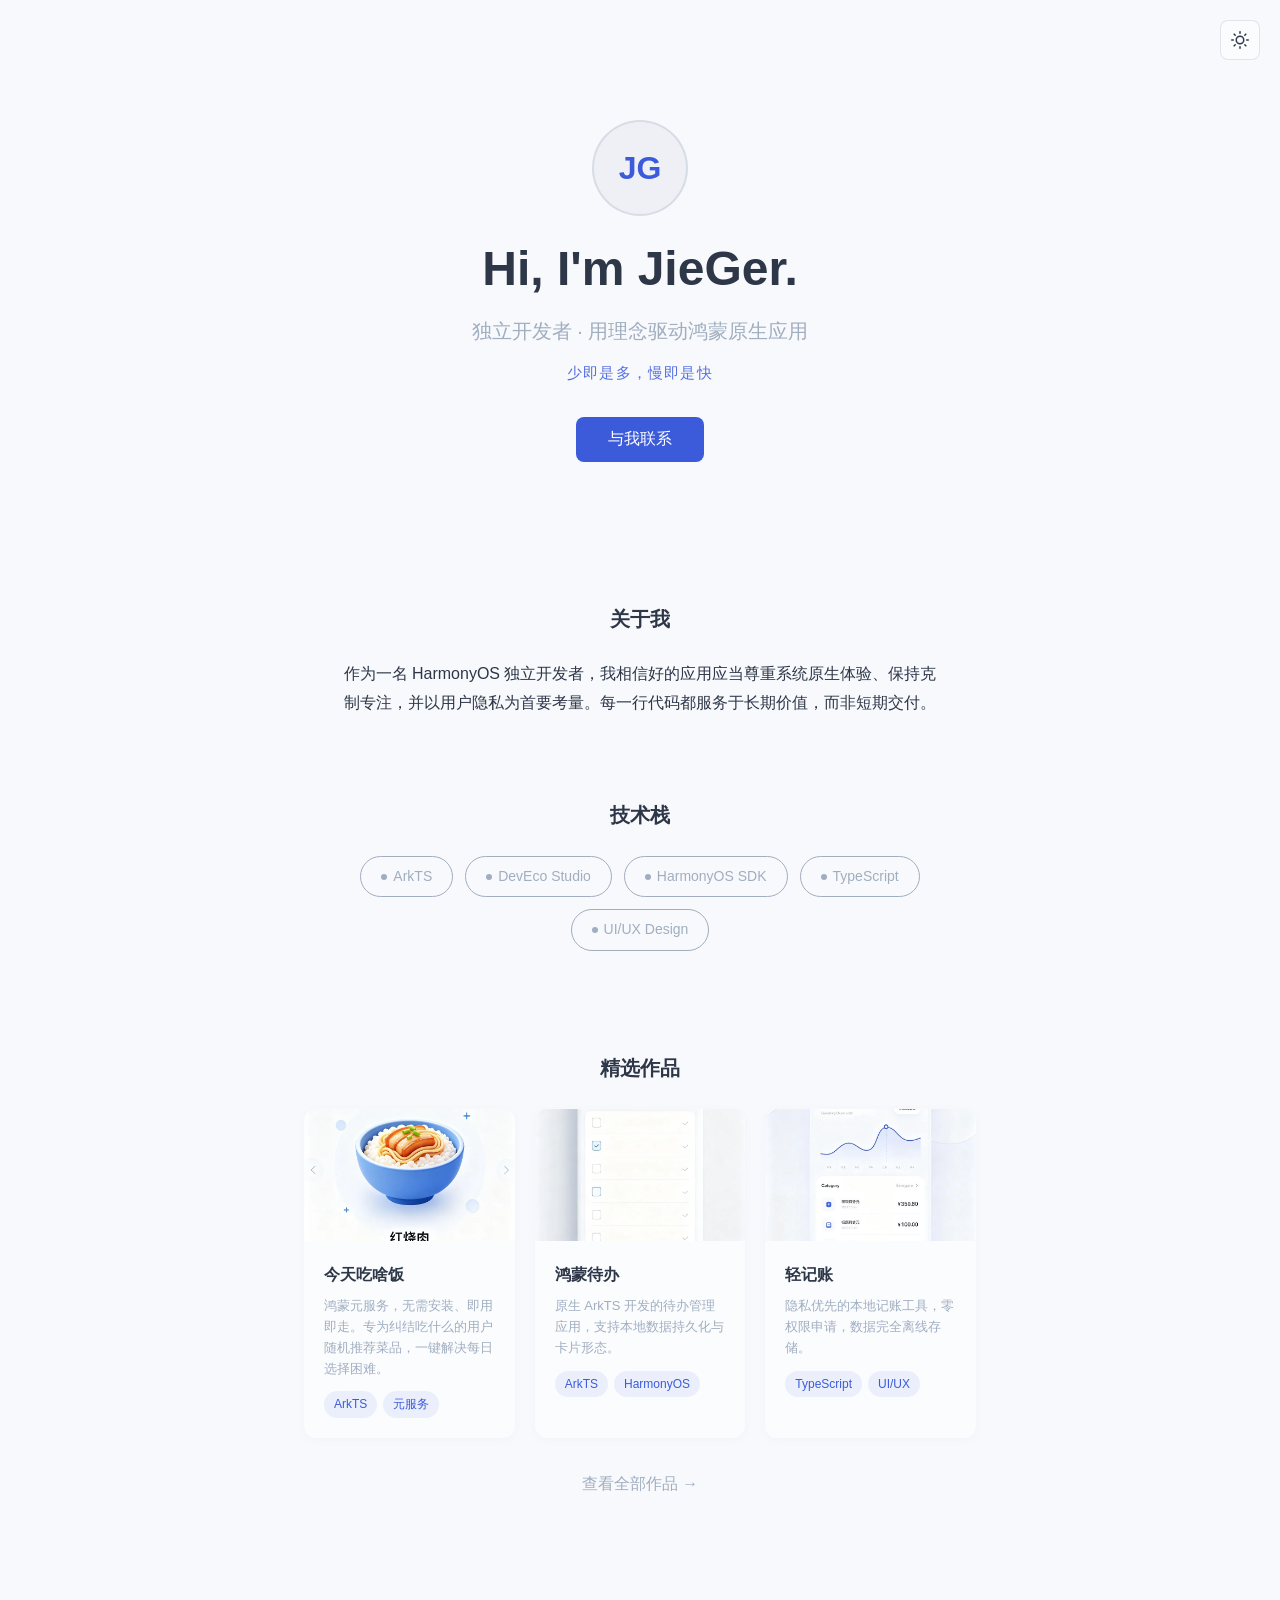
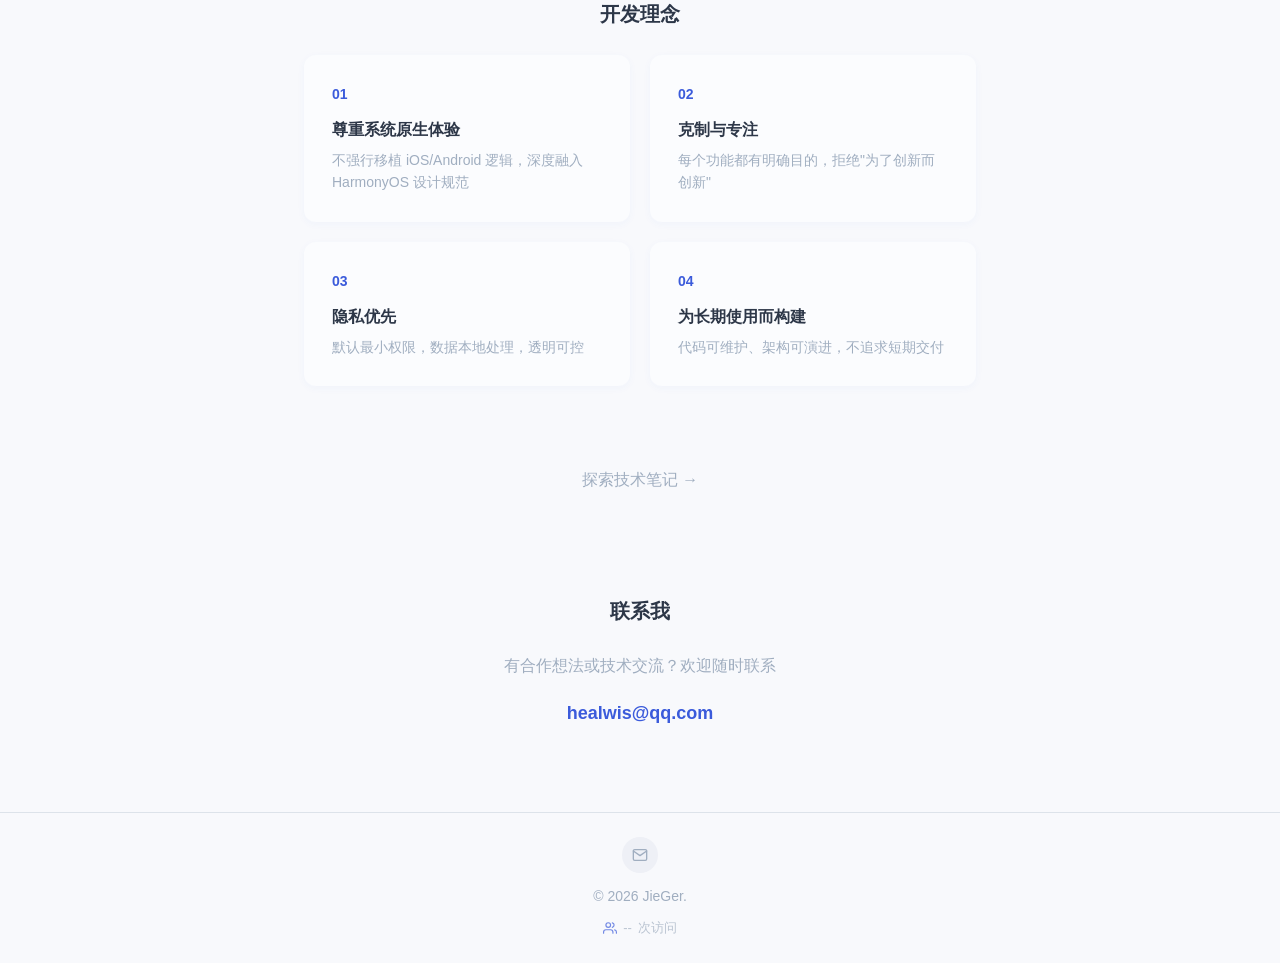
<file: index.html>
<!DOCTYPE html>
<html lang="zh-CN">
<head>
    <meta charset="UTF-8">
    <meta name="viewport" content="width=device-width, initial-scale=1.0">
    <meta name="description" content="JieGer - HarmonyOS 独立开发者，专注于鸿蒙原生应用开发，用理念驱动创新。">
    <meta name="keywords" content="JieGer, HarmonyOS, 鸿蒙开发, ArkTS, 独立开发者, 原生应用">
    <meta name="author" content="JieGer">
    <meta name="robots" content="index, follow">
    <meta http-equiv="X-Content-Type-Options" content="nosniff">
    <meta http-equiv="X-Frame-Options" content="DENY">
    <meta name="referrer" content="strict-origin-when-cross-origin">
    <meta http-equiv="Content-Security-Policy" content="default-src 'self'; script-src 'self' 'unsafe-inline' https://busuanzi.ibruce.info; style-src 'self' 'unsafe-inline'; img-src 'self' data:; font-src 'self' data:; connect-src 'self' https://busuanzi.ibruce.info; frame-ancestors 'none';">

    <!-- Open Graph -->
    <meta property="og:title" content="JieGer - HarmonyOS 独立开发者">
    <meta property="og:description" content="专注于鸿蒙原生应用开发，用理念驱动创新。">
    <meta property="og:type" content="website">
    <meta property="og:url" content="https://jieger.dev">
    <meta property="og:locale" content="zh_CN">

    <!-- Twitter Card -->
    <meta name="twitter:card" content="summary">
    <meta name="twitter:title" content="JieGer - HarmonyOS 独立开发者">
    <meta name="twitter:description" content="专注于鸿蒙原生应用开发，用理念驱动创新。">

    <link rel="preload" href="css/style.css" as="style">
    <link rel="stylesheet" href="css/style.css">

    <!-- JSON-LD Structured Data -->
    <script type="application/ld+json">
    {
        "@context": "https://schema.org",
        "@type": "Person",
        "name": "JieGer",
        "jobTitle": "HarmonyOS 独立开发者",
        "email": "healwis@qq.com",
        "description": "专注于鸿蒙原生应用开发，追求极简优雅与隐私优先的设计理念。",
        "knowsAbout": ["ArkTS", "DevEco Studio", "HarmonyOS SDK", "TypeScript", "UI/UX Design"]
    }
    </script>

    <link rel="icon" type="image/svg+xml" href="data:image/svg+xml,%3Csvg xmlns='http://www.w3.org/2000/svg' viewBox='0 0 100 100'%3E%3Crect width='100' height='100' rx='20' fill='%233B5BDB'/%3E%3Ctext x='50' y='68' font-size='48' font-weight='700' text-anchor='middle' fill='white' font-family='-apple-system, BlinkMacSystemFont, Segoe UI, sans-serif'%3EJG%3C/text%3E%3C/svg%3E">
    <title>JieGer - HarmonyOS 独立开发者</title>
</head>
<body>
    <!-- Theme Toggle -->
    <button class="theme-toggle" id="themeToggle" aria-label="切换暗色模式">
        <svg class="theme-toggle__icon theme-toggle__icon--sun" viewBox="0 0 24 24" fill="none" stroke="currentColor" stroke-width="2" stroke-linecap="round" stroke-linejoin="round" aria-hidden="true">
            <circle cx="12" cy="12" r="5"></circle>
            <line x1="12" y1="1" x2="12" y2="3"></line>
            <line x1="12" y1="21" x2="12" y2="23"></line>
            <line x1="4.22" y1="4.22" x2="5.64" y2="5.64"></line>
            <line x1="18.36" y1="18.36" x2="19.78" y2="19.78"></line>
            <line x1="1" y1="12" x2="3" y2="12"></line>
            <line x1="21" y1="12" x2="23" y2="12"></line>
            <line x1="4.22" y1="19.78" x2="5.64" y2="18.36"></line>
            <line x1="18.36" y1="5.64" x2="19.78" y2="4.22"></line>
        </svg>
        <svg class="theme-toggle__icon theme-toggle__icon--moon" viewBox="0 0 24 24" fill="none" stroke="currentColor" stroke-width="2" stroke-linecap="round" stroke-linejoin="round" aria-hidden="true">
            <path d="M21 12.79A9 9 0 1 1 11.21 3 7 7 0 0 0 21 12.79z"></path>
        </svg>
    </button>

    <header class="hero">
        <div class="container">
            <div class="hero__avatar">
                <div class="hero__avatar-placeholder" aria-label="JieGer 头像占位">
                    <span>JG</span>
                </div>
            </div>
            <h1 class="hero__title">Hi, I'm JieGer.</h1>
            <p class="hero__subtitle">独立开发者 · 用理念驱动鸿蒙原生应用</p>
            <p class="hero__motto">少即是多，慢即是快</p>
            <button class="btn btn--primary" data-email="healwis@qq.com" aria-label="复制邮箱地址联系 JieGer">与我联系</button>
        </div>
    </header>

    <main>
        <section class="about fade-in" aria-labelledby="about-heading">
            <div class="container">
                <h2 id="about-heading" class="section-title">关于我</h2>
                <p class="about__text">
                    作为一名 HarmonyOS 独立开发者，我相信好的应用应当尊重系统原生体验、保持克制专注，并以用户隐私为首要考量。每一行代码都服务于长期价值，而非短期交付。
                </p>
            </div>
        </section>

        <section class="tech-stack fade-in" aria-labelledby="tech-heading">
            <div class="container">
                <h2 id="tech-heading" class="section-title">技术栈</h2>
                <div class="tech-stack__tags">
                    <span class="tag"><span class="tag__dot"></span>ArkTS</span>
                    <span class="tag"><span class="tag__dot"></span>DevEco Studio</span>
                    <span class="tag"><span class="tag__dot"></span>HarmonyOS SDK</span>
                    <span class="tag"><span class="tag__dot"></span>TypeScript</span>
                    <span class="tag"><span class="tag__dot"></span>UI/UX Design</span>
                </div>
            </div>
        </section>

        <section class="projects fade-in" aria-labelledby="projects-heading">
            <div class="container">
                <h2 id="projects-heading" class="section-title">精选作品</h2>
                <div class="projects__grid">
                    <article class="project-card">
                        <div class="project-card__image" aria-label="今天吃啥饭应用截图">
                            <picture>
                                <source srcset="images/project-food.webp" type="image/webp">
                                <img src="images/project-food.jpg" alt="今天吃啥饭应用界面" loading="lazy" width="400" height="250">
                            </picture>
                        </div>
                        <div class="project-card__content">
                            <h3 class="project-card__title">今天吃啥饭</h3>
                            <p class="project-card__desc">鸿蒙元服务，无需安装、即用即走。专为纠结吃什么的用户随机推荐菜品，一键解决每日选择困难。</p>
                            <div class="project-card__tags">
                                <span class="project-card__tag">ArkTS</span>
                                <span class="project-card__tag">元服务</span>
                            </div>
                        </div>
                    </article>
                    <article class="project-card">
                        <div class="project-card__image" aria-label="鸿蒙待办应用截图">
                            <picture>
                                <source srcset="images/project-todo.webp" type="image/webp">
                                <img src="images/project-todo.jpg" alt="鸿蒙待办应用界面" loading="lazy" width="400" height="250">
                            </picture>
                        </div>
                        <div class="project-card__content">
                            <h3 class="project-card__title">鸿蒙待办</h3>
                            <p class="project-card__desc">原生 ArkTS 开发的待办管理应用，支持本地数据持久化与卡片形态。</p>
                            <div class="project-card__tags">
                                <span class="project-card__tag">ArkTS</span>
                                <span class="project-card__tag">HarmonyOS</span>
                            </div>
                        </div>
                    </article>
                    <article class="project-card">
                        <div class="project-card__image" aria-label="轻记账应用截图">
                            <picture>
                                <source srcset="images/project-expense.webp" type="image/webp">
                                <img src="images/project-expense.jpg" alt="轻记账应用界面" loading="lazy" width="400" height="250">
                            </picture>
                        </div>
                        <div class="project-card__content">
                            <h3 class="project-card__title">轻记账</h3>
                            <p class="project-card__desc">隐私优先的本地记账工具，零权限申请，数据完全离线存储。</p>
                            <div class="project-card__tags">
                                <span class="project-card__tag">TypeScript</span>
                                <span class="project-card__tag">UI/UX</span>
                            </div>
                        </div>
                    </article>
                </div>
                <div class="projects__more">
                    <a href="projects.html" class="reserved-entry__link" aria-label="查看全部作品">查看全部作品 →</a>
                </div>
            </div>
        </section>

        <section class="philosophy fade-in" aria-labelledby="philosophy-heading">
            <div class="container">
                <h2 id="philosophy-heading" class="section-title">开发理念</h2>
                <div class="philosophy__grid">
                    <article class="card">
                        <span class="card__number">01</span>
                        <h3 class="card__title">尊重系统原生体验</h3>
                        <p class="card__text">不强行移植 iOS/Android 逻辑，深度融入 HarmonyOS 设计规范</p>
                    </article>
                    <article class="card">
                        <span class="card__number">02</span>
                        <h3 class="card__title">克制与专注</h3>
                        <p class="card__text">每个功能都有明确目的，拒绝"为了创新而创新"</p>
                    </article>
                    <article class="card">
                        <span class="card__number">03</span>
                        <h3 class="card__title">隐私优先</h3>
                        <p class="card__text">默认最小权限，数据本地处理，透明可控</p>
                    </article>
                    <article class="card">
                        <span class="card__number">04</span>
                        <h3 class="card__title">为长期使用而构建</h3>
                        <p class="card__text">代码可维护、架构可演进，不追求短期交付</p>
                    </article>
                </div>
            </div>
        </section>

        <section class="reserved-entry fade-in" aria-label="技术笔记预留入口">
            <div class="container">
                <a href="notes.html" class="reserved-entry__link" aria-label="探索技术笔记">探索技术笔记 →</a>
            </div>
        </section>

        <section class="contact fade-in" aria-labelledby="contact-heading">
            <div class="container">
                <h2 id="contact-heading" class="section-title">联系我</h2>
                <p class="contact__text">有合作想法或技术交流？欢迎随时联系</p>
                <button class="contact__email" data-email="healwis@qq.com" aria-label="点击复制邮箱地址">
                    healwis@qq.com
                </button>
            </div>
        </section>
    </main>

    <footer class="footer">
        <div class="container">
            <div class="footer__links">
                <a href="mailto:healwis@qq.com" class="footer__link" aria-label="发送邮件">
                    <svg viewBox="0 0 24 24" fill="none" stroke="currentColor" stroke-width="2" stroke-linecap="round" stroke-linejoin="round" aria-hidden="true">
                        <path d="M4 4h16c1.1 0 2 .9 2 2v12c0 1.1-.9 2-2 2H4c-1.1 0-2-.9-2-2V6c0-1.1.9-2 2-2z"></path>
                        <polyline points="22,6 12,13 2,6"></polyline>
                    </svg>
                </a>
            </div>
            <p class="footer__text">© 2026 JieGer.</p>
            <p class="footer__visitor" id="visitorCount">
                <span class="footer__visitor-icon" aria-hidden="true">
                    <svg viewBox="0 0 24 24" fill="none" stroke="currentColor" stroke-width="2" stroke-linecap="round" stroke-linejoin="round" width="14" height="14"><path d="M17 21v-2a4 4 0 0 0-4-4H5a4 4 0 0 0-4 4v2"></path><circle cx="9" cy="7" r="4"></circle><path d="M23 21v-2a4 4 0 0 0-3-3.87"></path><path d="M16 3.13a4 4 0 0 1 0 7.75"></path></svg>
                </span>
                <span id="busuanzi_value_site_pv">--</span> 次访问
            </p>
        </div>
    </footer>

    <div class="toast" role="status" aria-live="polite" aria-hidden="true">
        <span class="toast__message">邮箱已复制到剪贴板</span>
    </div>

    <script async src="//busuanzi.ibruce.info/busuanzi/2.3/busuanzi.pure.mini.js"></script>
    <script src="js/main.js"></script>
</body>
</html>
</file>
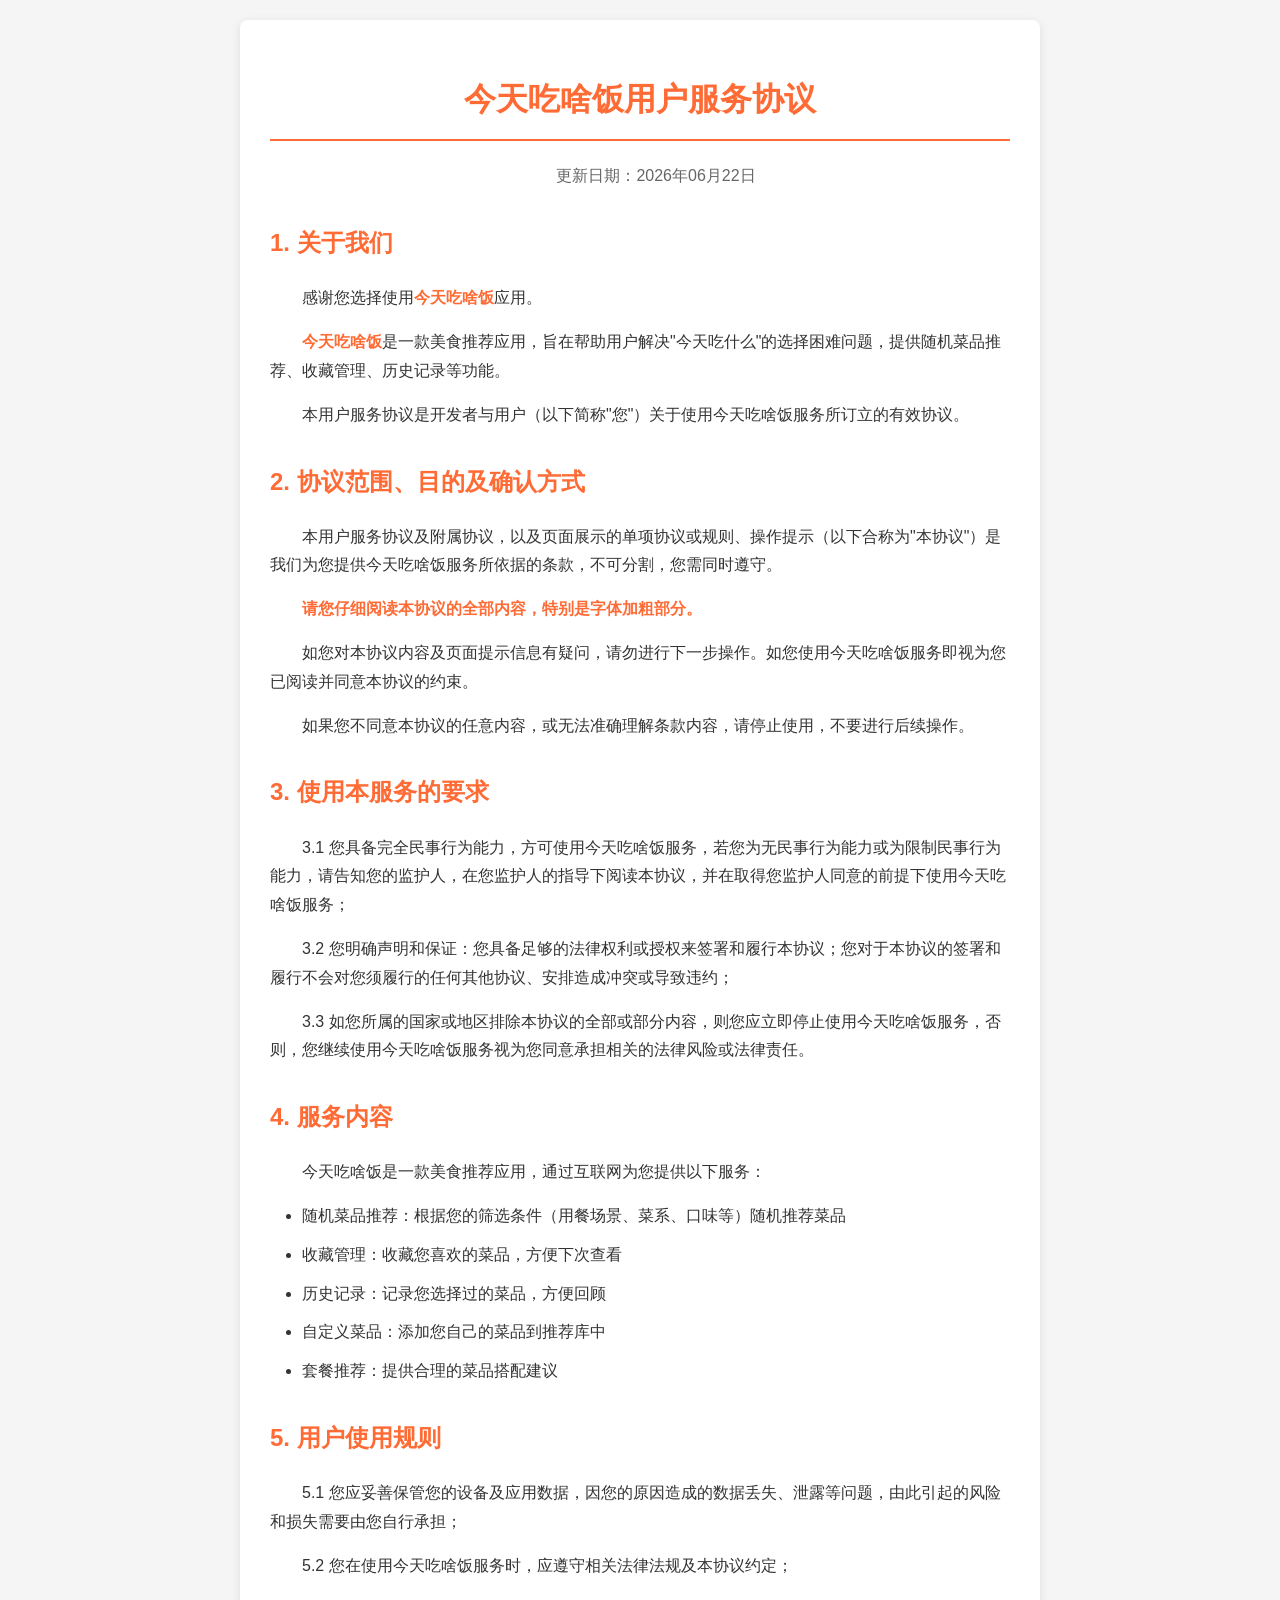
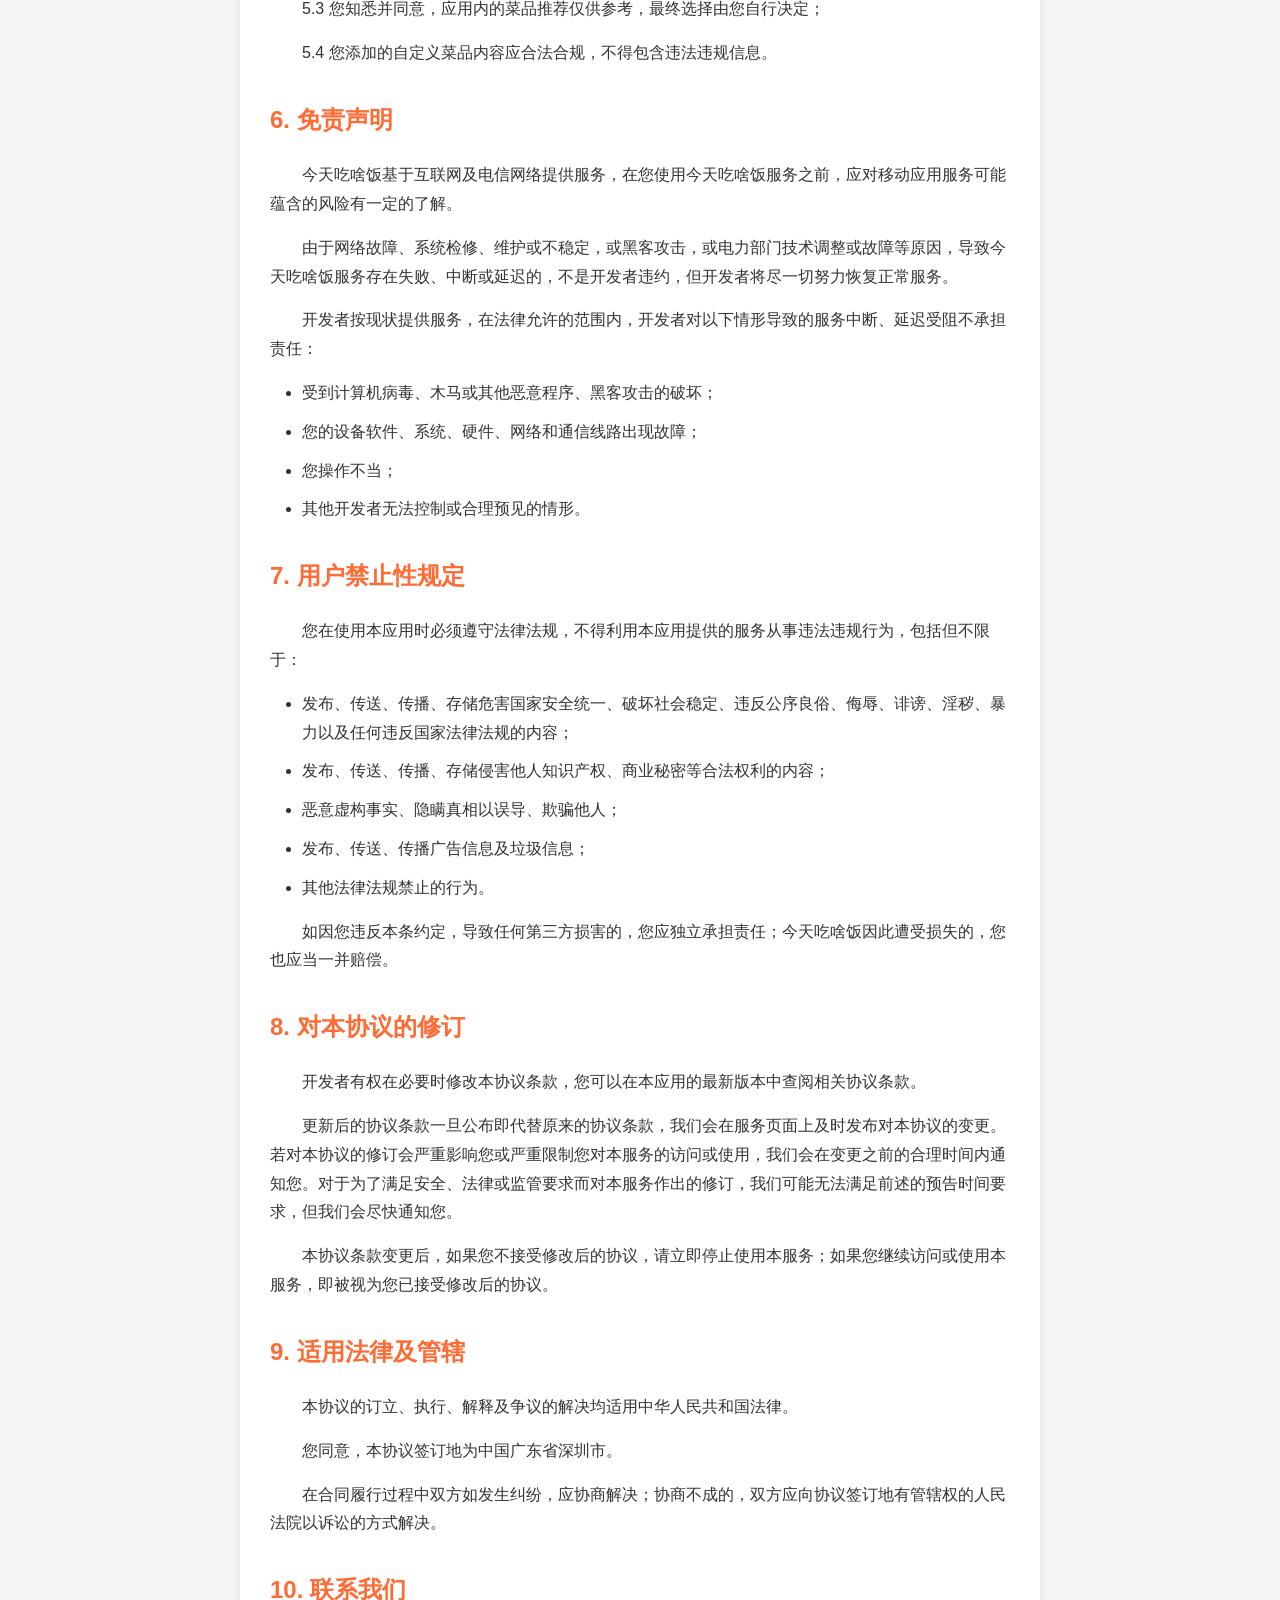
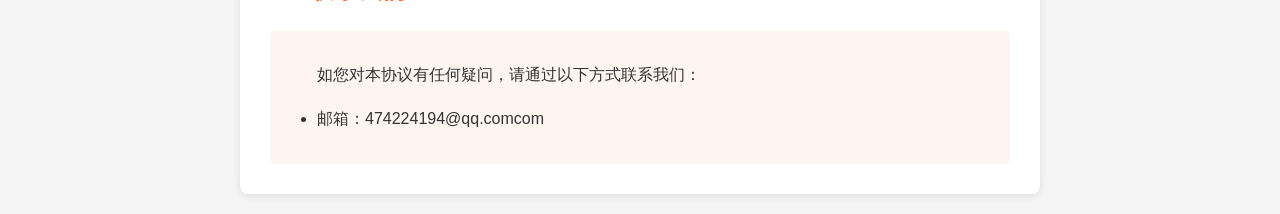
<file: eat.html>
<!DOCTYPE html>
<html lang="zh-CN">
<head>
    <meta charset="UTF-8">
    <meta name="viewport" content="width=device-width, initial-scale=1.0">
    <title>今天吃啥饭用户服务协议</title>
    <style>
        body {
            font-family: -apple-system, BlinkMacSystemFont, "Segoe UI", Roboto, "Helvetica Neue", Arial, sans-serif;
            line-height: 1.8;
            color: #333;
            max-width: 800px;
            margin: 0 auto;
            padding: 20px;
            background-color: #f5f5f5;
        }
        .container {
            background-color: #fff;
            padding: 30px;
            border-radius: 8px;
            box-shadow: 0 2px 10px rgba(0,0,0,0.1);
        }
        h1 {
            color: #FF6B35;
            text-align: center;
            border-bottom: 2px solid #FF6B35;
            padding-bottom: 10px;
        }
        h2 {
            color: #FF6B35;
            margin-top: 30px;
        }
        p {
            margin: 15px 0;
            text-indent: 2em;
        }
        .update-date {
            text-align: center;
            color: #666;
            margin: 20px 0;
        }
        .important {
            color: #FF6B35;
            font-weight: bold;
        }
        ul, ol {
            margin: 15px 0;
            padding-left: 2em;
        }
        li {
            margin: 10px 0;
        }
        .contact-info {
            background-color: #FFF5F0;
            padding: 15px;
            border-radius: 5px;
            margin-top: 20px;
        }
    </style>
</head>
<body>
    <div class="container">
        <h1>今天吃啥饭用户服务协议</h1>
        
        <p class="update-date">更新日期：2026年06月22日</p>
        
        <h2>1. 关于我们</h2>
        <p>感谢您选择使用<span class="important">今天吃啥饭</span>应用。</p>
        <p><span class="important">今天吃啥饭</span>是一款美食推荐应用，旨在帮助用户解决"今天吃什么"的选择困难问题，提供随机菜品推荐、收藏管理、历史记录等功能。</p>
        <p>本用户服务协议是开发者与用户（以下简称"您"）关于使用今天吃啥饭服务所订立的有效协议。</p>
        
        <h2>2. 协议范围、目的及确认方式</h2>
        <p>本用户服务协议及附属协议，以及页面展示的单项协议或规则、操作提示（以下合称为"本协议"）是我们为您提供今天吃啥饭服务所依据的条款，不可分割，您需同时遵守。</p>
        <p><span class="important">请您仔细阅读本协议的全部内容，特别是字体加粗部分。</span></p>
        <p>如您对本协议内容及页面提示信息有疑问，请勿进行下一步操作。如您使用今天吃啥饭服务即视为您已阅读并同意本协议的约束。</p>
        <p>如果您不同意本协议的任意内容，或无法准确理解条款内容，请停止使用，不要进行后续操作。</p>
        
        <h2>3. 使用本服务的要求</h2>
        <p>3.1 您具备完全民事行为能力，方可使用今天吃啥饭服务，若您为无民事行为能力或为限制民事行为能力，请告知您的监护人，在您监护人的指导下阅读本协议，并在取得您监护人同意的前提下使用今天吃啥饭服务；</p>
        <p>3.2 您明确声明和保证：您具备足够的法律权利或授权来签署和履行本协议；您对于本协议的签署和履行不会对您须履行的任何其他协议、安排造成冲突或导致违约；</p>
        <p>3.3 如您所属的国家或地区排除本协议的全部或部分内容，则您应立即停止使用今天吃啥饭服务，否则，您继续使用今天吃啥饭服务视为您同意承担相关的法律风险或法律责任。</p>
        
        <h2>4. 服务内容</h2>
        <p>今天吃啥饭是一款美食推荐应用，通过互联网为您提供以下服务：</p>
        <ul>
            <li>随机菜品推荐：根据您的筛选条件（用餐场景、菜系、口味等）随机推荐菜品</li>
            <li>收藏管理：收藏您喜欢的菜品，方便下次查看</li>
            <li>历史记录：记录您选择过的菜品，方便回顾</li>
            <li>自定义菜品：添加您自己的菜品到推荐库中</li>
            <li>套餐推荐：提供合理的菜品搭配建议</li>
        </ul>
        
        <h2>5. 用户使用规则</h2>
        <p>5.1 您应妥善保管您的设备及应用数据，因您的原因造成的数据丢失、泄露等问题，由此引起的风险和损失需要由您自行承担；</p>
        <p>5.2 您在使用今天吃啥饭服务时，应遵守相关法律法规及本协议约定；</p>
        <p>5.3 您知悉并同意，应用内的菜品推荐仅供参考，最终选择由您自行决定；</p>
        <p>5.4 您添加的自定义菜品内容应合法合规，不得包含违法违规信息。</p>
        
        <h2>6. 免责声明</h2>
        <p>今天吃啥饭基于互联网及电信网络提供服务，在您使用今天吃啥饭服务之前，应对移动应用服务可能蕴含的风险有一定的了解。</p>
        <p>由于网络故障、系统检修、维护或不稳定，或黑客攻击，或电力部门技术调整或故障等原因，导致今天吃啥饭服务存在失败、中断或延迟的，不是开发者违约，但开发者将尽一切努力恢复正常服务。</p>
        <p>开发者按现状提供服务，在法律允许的范围内，开发者对以下情形导致的服务中断、延迟受阻不承担责任：</p>
        <ul>
            <li>受到计算机病毒、木马或其他恶意程序、黑客攻击的破坏；</li>
            <li>您的设备软件、系统、硬件、网络和通信线路出现故障；</li>
            <li>您操作不当；</li>
            <li>其他开发者无法控制或合理预见的情形。</li>
        </ul>
        
        <h2>7. 用户禁止性规定</h2>
        <p>您在使用本应用时必须遵守法律法规，不得利用本应用提供的服务从事违法违规行为，包括但不限于：</p>
        <ul>
            <li>发布、传送、传播、存储危害国家安全统一、破坏社会稳定、违反公序良俗、侮辱、诽谤、淫秽、暴力以及任何违反国家法律法规的内容；</li>
            <li>发布、传送、传播、存储侵害他人知识产权、商业秘密等合法权利的内容；</li>
            <li>恶意虚构事实、隐瞒真相以误导、欺骗他人；</li>
            <li>发布、传送、传播广告信息及垃圾信息；</li>
            <li>其他法律法规禁止的行为。</li>
        </ul>
        <p>如因您违反本条约定，导致任何第三方损害的，您应独立承担责任；今天吃啥饭因此遭受损失的，您也应当一并赔偿。</p>
        
        <h2>8. 对本协议的修订</h2>
        <p>开发者有权在必要时修改本协议条款，您可以在本应用的最新版本中查阅相关协议条款。</p>
        <p>更新后的协议条款一旦公布即代替原来的协议条款，我们会在服务页面上及时发布对本协议的变更。若对本协议的修订会严重影响您或严重限制您对本服务的访问或使用，我们会在变更之前的合理时间内通知您。对于为了满足安全、法律或监管要求而对本服务作出的修订，我们可能无法满足前述的预告时间要求，但我们会尽快通知您。</p>
        <p>本协议条款变更后，如果您不接受修改后的协议，请立即停止使用本服务；如果您继续访问或使用本服务，即被视为您已接受修改后的协议。</p>
        
        <h2>9. 适用法律及管辖</h2>
        <p>本协议的订立、执行、解释及争议的解决均适用中华人民共和国法律。</p>
        <p>您同意，本协议签订地为中国广东省深圳市。</p>
        <p>在合同履行过程中双方如发生纠纷，应协商解决；协商不成的，双方应向协议签订地有管辖权的人民法院以诉讼的方式解决。</p>
        
        <h2>10. 联系我们</h2>
        <div class="contact-info">
            <p>如您对本协议有任何疑问，请通过以下方式联系我们：</p>
            <ul>
                <li>邮箱：474224194@qq.comcom</li>
            </ul>
        </div>
    </div>
</body>
</html>
</file>
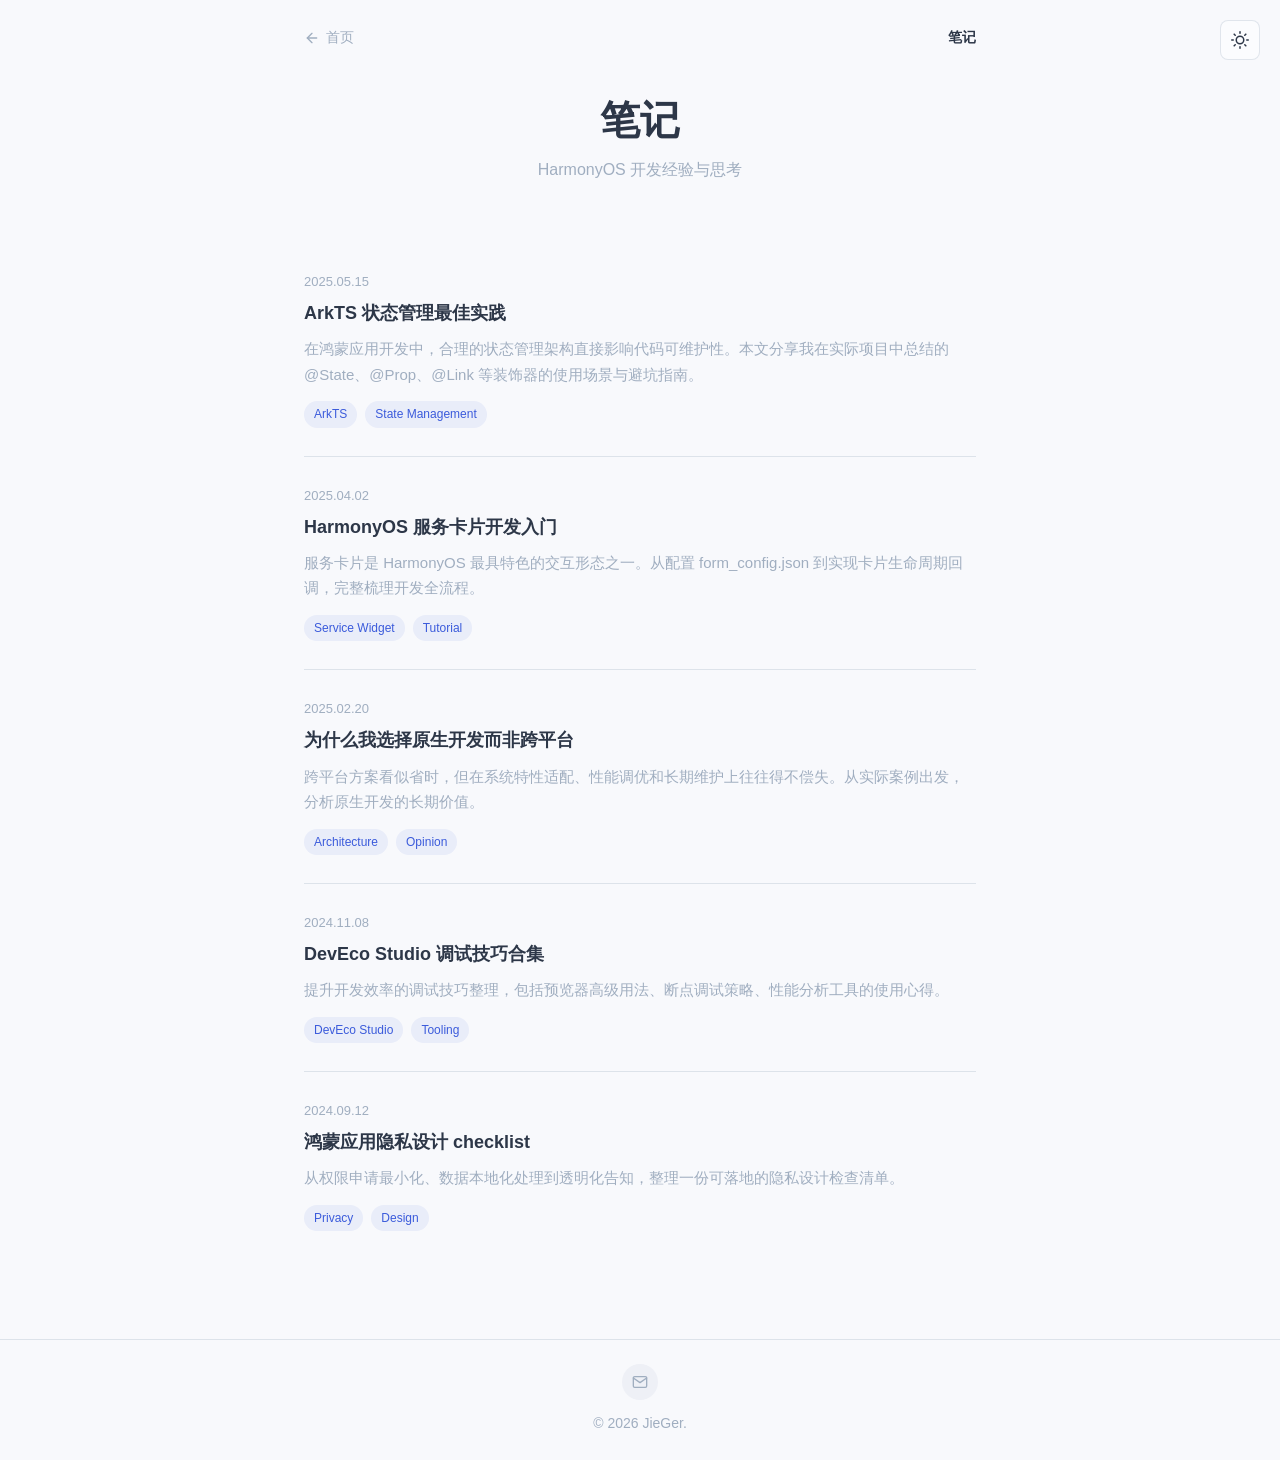
<file: notes.html>
<!DOCTYPE html>
<html lang="zh-CN">
<head>
    <meta charset="UTF-8">
    <meta name="viewport" content="width=device-width, initial-scale=1.0">
    <meta name="description" content="JieGer 的技术笔记 - HarmonyOS 开发经验与思考。">
    <meta name="keywords" content="JieGer, HarmonyOS, 技术笔记, ArkTS, 鸿蒙开发">
    <meta name="author" content="JieGer">
    <meta name="robots" content="index, follow">
    <meta http-equiv="X-Content-Type-Options" content="nosniff">
    <meta http-equiv="X-Frame-Options" content="DENY">
    <meta name="referrer" content="strict-origin-when-cross-origin">
    <meta http-equiv="Content-Security-Policy" content="default-src 'self'; script-src 'self' 'unsafe-inline'; style-src 'self' 'unsafe-inline'; img-src 'self' data:; font-src 'self' data:; connect-src 'self';">

    <meta property="og:title" content="笔记 - JieGer">
    <meta property="og:description" content="JieGer 的 HarmonyOS 开发经验与思考。">
    <meta property="og:type" content="website">

    <meta name="twitter:card" content="summary">
    <meta name="twitter:title" content="笔记 - JieGer">
    <meta name="twitter:description" content="JieGer 的 HarmonyOS 开发经验与思考。">

    <link rel="preload" href="css/style.css" as="style">
    <link rel="preload" href="css/page.css" as="style">
    <link rel="stylesheet" href="css/style.css">
    <link rel="stylesheet" href="css/page.css">

    <link rel="icon" type="image/svg+xml" href="data:image/svg+xml,%3Csvg xmlns='http://www.w3.org/2000/svg' viewBox='0 0 100 100'%3E%3Crect width='100' height='100' rx='20' fill='%233B5BDB'/%3E%3Ctext x='50' y='68' font-size='48' font-weight='700' text-anchor='middle' fill='white' font-family='-apple-system, BlinkMacSystemFont, Segoe UI, sans-serif'%3EJG%3C/text%3E%3C/svg%3E">
    <title>笔记 - JieGer</title>
</head>
<body>
    <button class="theme-toggle" id="themeToggle" aria-label="切换暗色模式">
        <svg class="theme-toggle__icon theme-toggle__icon--sun" viewBox="0 0 24 24" fill="none" stroke="currentColor" stroke-width="2" stroke-linecap="round" stroke-linejoin="round" aria-hidden="true">
            <circle cx="12" cy="12" r="5"></circle>
            <line x1="12" y1="1" x2="12" y2="3"></line>
            <line x1="12" y1="21" x2="12" y2="23"></line>
            <line x1="4.22" y1="4.22" x2="5.64" y2="5.64"></line>
            <line x1="18.36" y1="18.36" x2="19.78" y2="19.78"></line>
            <line x1="1" y1="12" x2="3" y2="12"></line>
            <line x1="21" y1="12" x2="23" y2="12"></line>
            <line x1="4.22" y1="19.78" x2="5.64" y2="18.36"></line>
            <line x1="18.36" y1="5.64" x2="19.78" y2="4.22"></line>
        </svg>
        <svg class="theme-toggle__icon theme-toggle__icon--moon" viewBox="0 0 24 24" fill="none" stroke="currentColor" stroke-width="2" stroke-linecap="round" stroke-linejoin="round" aria-hidden="true">
            <path d="M21 12.79A9 9 0 1 1 11.21 3 7 7 0 0 0 21 12.79z"></path>
        </svg>
    </button>

    <nav class="page-nav" aria-label="页面导航">
        <div class="container">
            <div class="page-nav__inner">
                <a href="index.html" class="page-nav__back" aria-label="返回首页">
                    <svg viewBox="0 0 24 24" fill="none" stroke="currentColor" stroke-width="2" stroke-linecap="round" stroke-linejoin="round" aria-hidden="true">
                        <line x1="19" y1="12" x2="5" y2="12"></line>
                        <polyline points="12 19 5 12 12 5"></polyline>
                    </svg>
                    首页
                </a>
                <span class="page-nav__current" aria-current="page">笔记</span>
            </div>
        </div>
    </nav>

    <header class="page-header">
        <div class="container">
            <h1 class="page-header__title">笔记</h1>
            <p class="page-header__subtitle">HarmonyOS 开发经验与思考</p>
        </div>
    </header>

    <main>
        <section class="notes-list" aria-labelledby="notes-list-heading">
            <div class="container">
                <h2 id="notes-list-heading" class="visually-hidden">文章列表</h2>

                <article class="note-item">
                    <time class="note-item__date" datetime="2025-05-15">2025.05.15</time>
                    <h3 class="note-item__title">
                        <a href="javascript:void(0)" class="note-item__link" aria-disabled="true">ArkTS 状态管理最佳实践</a>
                    </h3>
                    <p class="note-item__excerpt">在鸿蒙应用开发中，合理的状态管理架构直接影响代码可维护性。本文分享我在实际项目中总结的 @State、@Prop、@Link 等装饰器的使用场景与避坑指南。</p>
                    <div class="note-item__tags">
                        <span class="project-card__tag">ArkTS</span>
                        <span class="project-card__tag">State Management</span>
                    </div>
                </article>

                <article class="note-item">
                    <time class="note-item__date" datetime="2025-04-02">2025.04.02</time>
                    <h3 class="note-item__title">
                        <a href="javascript:void(0)" class="note-item__link" aria-disabled="true">HarmonyOS 服务卡片开发入门</a>
                    </h3>
                    <p class="note-item__excerpt">服务卡片是 HarmonyOS 最具特色的交互形态之一。从配置 form_config.json 到实现卡片生命周期回调，完整梳理开发全流程。</p>
                    <div class="note-item__tags">
                        <span class="project-card__tag">Service Widget</span>
                        <span class="project-card__tag">Tutorial</span>
                    </div>
                </article>

                <article class="note-item">
                    <time class="note-item__date" datetime="2025-02-20">2025.02.20</time>
                    <h3 class="note-item__title">
                        <a href="javascript:void(0)" class="note-item__link" aria-disabled="true">为什么我选择原生开发而非跨平台</a>
                    </h3>
                    <p class="note-item__excerpt">跨平台方案看似省时，但在系统特性适配、性能调优和长期维护上往往得不偿失。从实际案例出发，分析原生开发的长期价值。</p>
                    <div class="note-item__tags">
                        <span class="project-card__tag">Architecture</span>
                        <span class="project-card__tag">Opinion</span>
                    </div>
                </article>

                <article class="note-item">
                    <time class="note-item__date" datetime="2024-11-08">2024.11.08</time>
                    <h3 class="note-item__title">
                        <a href="javascript:void(0)" class="note-item__link" aria-disabled="true">DevEco Studio 调试技巧合集</a>
                    </h3>
                    <p class="note-item__excerpt">提升开发效率的调试技巧整理，包括预览器高级用法、断点调试策略、性能分析工具的使用心得。</p>
                    <div class="note-item__tags">
                        <span class="project-card__tag">DevEco Studio</span>
                        <span class="project-card__tag">Tooling</span>
                    </div>
                </article>

                <article class="note-item">
                    <time class="note-item__date" datetime="2024-09-12">2024.09.12</time>
                    <h3 class="note-item__title">
                        <a href="javascript:void(0)" class="note-item__link" aria-disabled="true">鸿蒙应用隐私设计 checklist</a>
                    </h3>
                    <p class="note-item__excerpt">从权限申请最小化、数据本地化处理到透明化告知，整理一份可落地的隐私设计检查清单。</p>
                    <div class="note-item__tags">
                        <span class="project-card__tag">Privacy</span>
                        <span class="project-card__tag">Design</span>
                    </div>
                </article>
            </div>
        </section>
    </main>

    <footer class="footer">
        <div class="container">
            <div class="footer__links">
                <a href="mailto:healwis@qq.com" class="footer__link" aria-label="发送邮件">
                    <svg viewBox="0 0 24 24" fill="none" stroke="currentColor" stroke-width="2" stroke-linecap="round" stroke-linejoin="round" aria-hidden="true">
                        <path d="M4 4h16c1.1 0 2 .9 2 2v12c0 1.1-.9 2-2 2H4c-1.1 0-2-.9-2-2V6c0-1.1.9-2 2-2z"></path>
                        <polyline points="22,6 12,13 2,6"></polyline>
                    </svg>
                </a>
            </div>
            <p class="footer__text">© 2026 JieGer.</p>
        </div>
    </footer>

    <script src="js/main.js"></script>
</body>
</html>
</file>
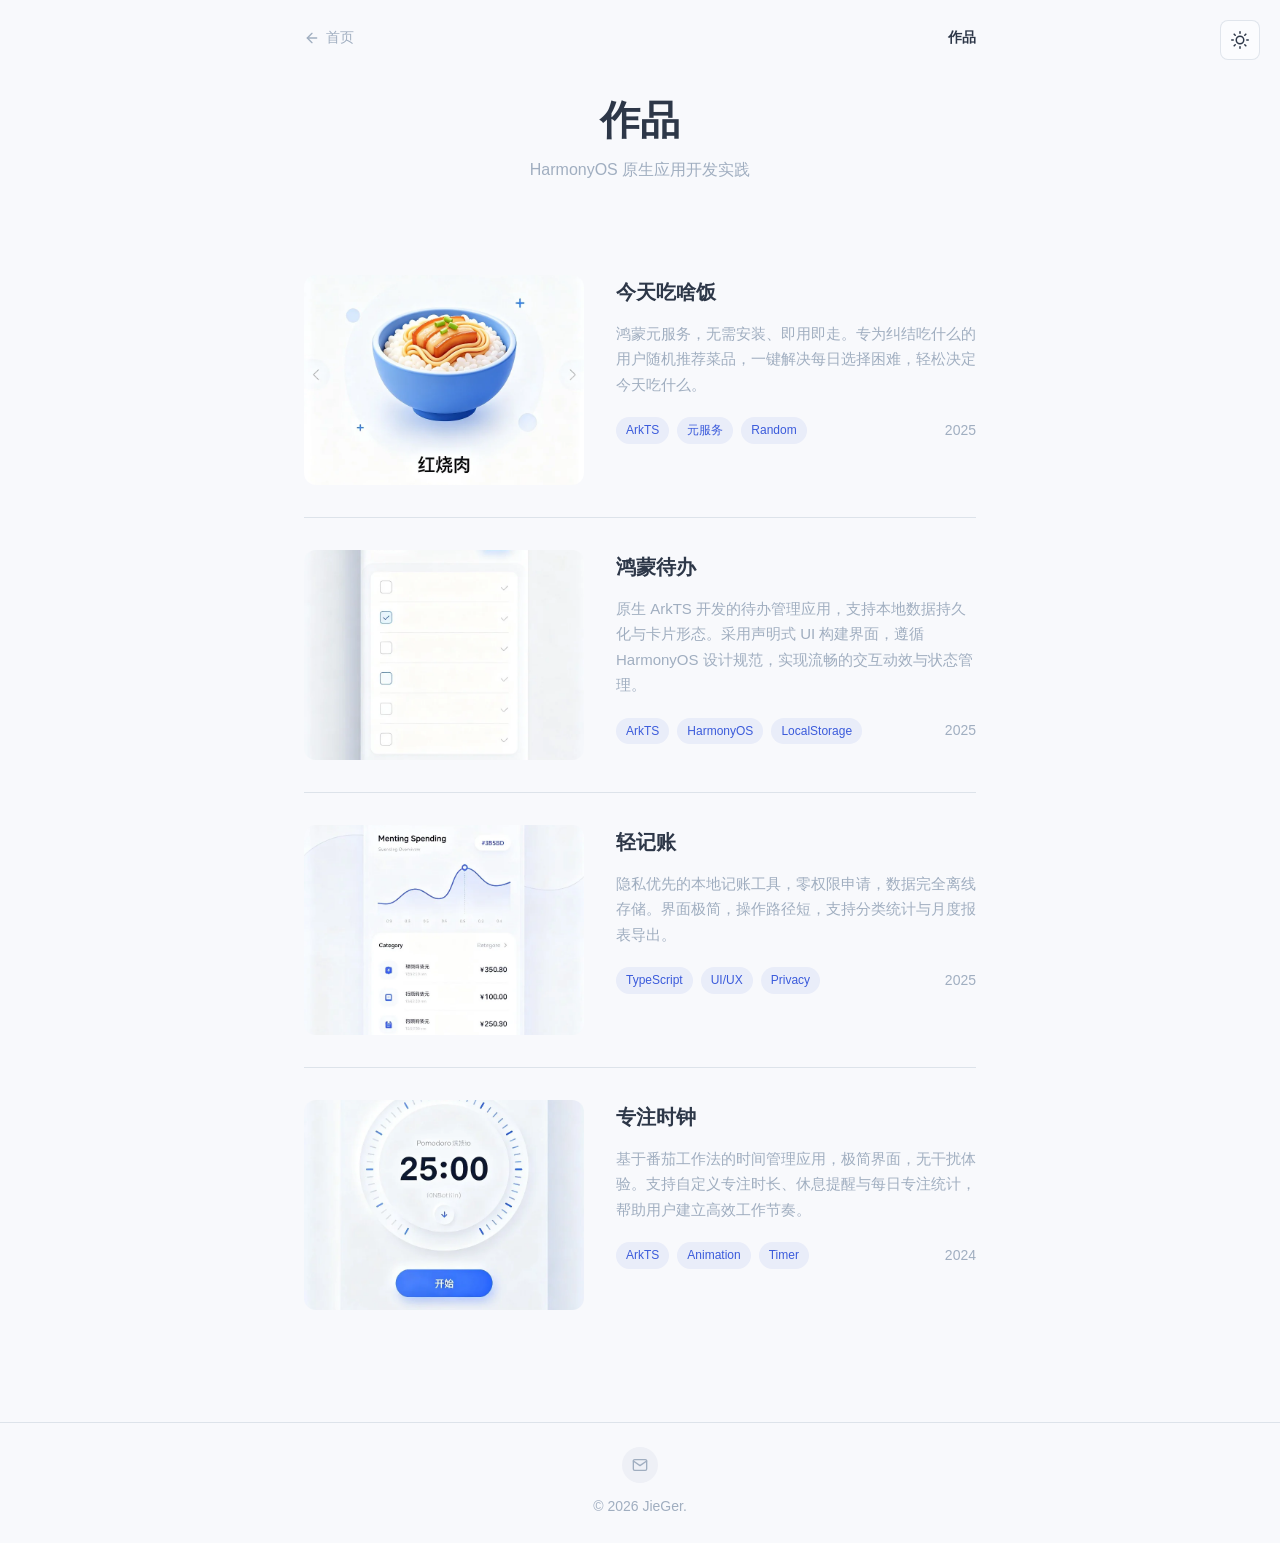
<file: projects.html>
<!DOCTYPE html>
<html lang="zh-CN">
<head>
    <meta charset="UTF-8">
    <meta name="viewport" content="width=device-width, initial-scale=1.0">
    <meta name="description" content="JieGer 的作品集 - HarmonyOS 原生应用开发项目展示。">
    <meta name="keywords" content="JieGer, HarmonyOS, 鸿蒙开发, 作品集, ArkTS">
    <meta name="author" content="JieGer">
    <meta name="robots" content="index, follow">
    <meta http-equiv="X-Content-Type-Options" content="nosniff">
    <meta http-equiv="X-Frame-Options" content="DENY">
    <meta name="referrer" content="strict-origin-when-cross-origin">
    <meta http-equiv="Content-Security-Policy" content="default-src 'self'; script-src 'self' 'unsafe-inline'; style-src 'self' 'unsafe-inline'; img-src 'self' data:; font-src 'self' data:; connect-src 'self';">

    <meta property="og:title" content="作品 - JieGer">
    <meta property="og:description" content="JieGer 的 HarmonyOS 原生应用开发项目展示。">
    <meta property="og:type" content="website">

    <meta name="twitter:card" content="summary">
    <meta name="twitter:title" content="作品 - JieGer">
    <meta name="twitter:description" content="JieGer 的 HarmonyOS 原生应用开发项目展示。">

    <link rel="preload" href="css/style.css" as="style">
    <link rel="preload" href="css/page.css" as="style">
    <link rel="stylesheet" href="css/style.css">
    <link rel="stylesheet" href="css/page.css">

    <link rel="icon" type="image/svg+xml" href="data:image/svg+xml,%3Csvg xmlns='http://www.w3.org/2000/svg' viewBox='0 0 100 100'%3E%3Crect width='100' height='100' rx='20' fill='%233B5BDB'/%3E%3Ctext x='50' y='68' font-size='48' font-weight='700' text-anchor='middle' fill='white' font-family='-apple-system, BlinkMacSystemFont, Segoe UI, sans-serif'%3EJG%3C/text%3E%3C/svg%3E">
    <title>作品 - JieGer</title>
</head>
<body>
    <button class="theme-toggle" id="themeToggle" aria-label="切换暗色模式">
        <svg class="theme-toggle__icon theme-toggle__icon--sun" viewBox="0 0 24 24" fill="none" stroke="currentColor" stroke-width="2" stroke-linecap="round" stroke-linejoin="round" aria-hidden="true">
            <circle cx="12" cy="12" r="5"></circle>
            <line x1="12" y1="1" x2="12" y2="3"></line>
            <line x1="12" y1="21" x2="12" y2="23"></line>
            <line x1="4.22" y1="4.22" x2="5.64" y2="5.64"></line>
            <line x1="18.36" y1="18.36" x2="19.78" y2="19.78"></line>
            <line x1="1" y1="12" x2="3" y2="12"></line>
            <line x1="21" y1="12" x2="23" y2="12"></line>
            <line x1="4.22" y1="19.78" x2="5.64" y2="18.36"></line>
            <line x1="18.36" y1="5.64" x2="19.78" y2="4.22"></line>
        </svg>
        <svg class="theme-toggle__icon theme-toggle__icon--moon" viewBox="0 0 24 24" fill="none" stroke="currentColor" stroke-width="2" stroke-linecap="round" stroke-linejoin="round" aria-hidden="true">
            <path d="M21 12.79A9 9 0 1 1 11.21 3 7 7 0 0 0 21 12.79z"></path>
        </svg>
    </button>

    <nav class="page-nav" aria-label="页面导航">
        <div class="container">
            <div class="page-nav__inner">
                <a href="index.html" class="page-nav__back" aria-label="返回首页">
                    <svg viewBox="0 0 24 24" fill="none" stroke="currentColor" stroke-width="2" stroke-linecap="round" stroke-linejoin="round" aria-hidden="true">
                        <line x1="19" y1="12" x2="5" y2="12"></line>
                        <polyline points="12 19 5 12 12 5"></polyline>
                    </svg>
                    首页
                </a>
                <span class="page-nav__current" aria-current="page">作品</span>
            </div>
        </div>
    </nav>

    <header class="page-header">
        <div class="container">
            <h1 class="page-header__title">作品</h1>
            <p class="page-header__subtitle">HarmonyOS 原生应用开发实践</p>
        </div>
    </header>

    <main>
        <section class="projects-list" aria-labelledby="projects-list-heading">
            <div class="container">
                <h2 id="projects-list-heading" class="visually-hidden">项目列表</h2>

                <article class="project-detail">
                    <div class="project-detail__image" aria-label="今天吃啥饭应用截图">
                        <picture>
                            <source srcset="images/project-food.webp" type="image/webp">
                            <img src="images/project-food.jpg" alt="今天吃啥饭应用界面" loading="lazy" width="400" height="300">
                        </picture>
                    </div>
                    <div class="project-detail__content">
                        <h3 class="project-detail__title">今天吃啥饭</h3>
                        <p class="project-detail__desc">鸿蒙元服务，无需安装、即用即走。专为纠结吃什么的用户随机推荐菜品，一键解决每日选择困难，轻松决定今天吃什么。</p>
                        <div class="project-detail__meta">
                            <div class="project-detail__tags">
                                <span class="project-card__tag">ArkTS</span>
                                <span class="project-card__tag">元服务</span>
                                <span class="project-card__tag">Random</span>
                            </div>
                            <span class="project-detail__year">2025</span>
                        </div>
                    </div>
                </article>

                <article class="project-detail">
                    <div class="project-detail__image" aria-label="鸿蒙待办应用截图">
                        <picture>
                            <source srcset="images/project-todo.webp" type="image/webp">
                            <img src="images/project-todo.jpg" alt="鸿蒙待办应用界面" loading="lazy" width="400" height="300">
                        </picture>
                    </div>
                    <div class="project-detail__content">
                        <h3 class="project-detail__title">鸿蒙待办</h3>
                        <p class="project-detail__desc">原生 ArkTS 开发的待办管理应用，支持本地数据持久化与卡片形态。采用声明式 UI 构建界面，遵循 HarmonyOS 设计规范，实现流畅的交互动效与状态管理。</p>
                        <div class="project-detail__meta">
                            <div class="project-detail__tags">
                                <span class="project-card__tag">ArkTS</span>
                                <span class="project-card__tag">HarmonyOS</span>
                                <span class="project-card__tag">LocalStorage</span>
                            </div>
                            <span class="project-detail__year">2025</span>
                        </div>
                    </div>
                </article>

                <article class="project-detail">
                    <div class="project-detail__image" aria-label="轻记账应用截图">
                        <picture>
                            <source srcset="images/project-expense.webp" type="image/webp">
                            <img src="images/project-expense.jpg" alt="轻记账应用界面" loading="lazy" width="400" height="300">
                        </picture>
                    </div>
                    <div class="project-detail__content">
                        <h3 class="project-detail__title">轻记账</h3>
                        <p class="project-detail__desc">隐私优先的本地记账工具，零权限申请，数据完全离线存储。界面极简，操作路径短，支持分类统计与月度报表导出。</p>
                        <div class="project-detail__meta">
                            <div class="project-detail__tags">
                                <span class="project-card__tag">TypeScript</span>
                                <span class="project-card__tag">UI/UX</span>
                                <span class="project-card__tag">Privacy</span>
                            </div>
                            <span class="project-detail__year">2025</span>
                        </div>
                    </div>
                </article>

                <article class="project-detail">
                    <div class="project-detail__image" aria-label="专注时钟应用截图">
                        <picture>
                            <source srcset="images/project-focus.webp" type="image/webp">
                            <img src="images/project-focus.jpg" alt="专注时钟应用界面" loading="lazy" width="400" height="300">
                        </picture>
                    </div>
                    <div class="project-detail__content">
                        <h3 class="project-detail__title">专注时钟</h3>
                        <p class="project-detail__desc">基于番茄工作法的时间管理应用，极简界面，无干扰体验。支持自定义专注时长、休息提醒与每日专注统计，帮助用户建立高效工作节奏。</p>
                        <div class="project-detail__meta">
                            <div class="project-detail__tags">
                                <span class="project-card__tag">ArkTS</span>
                                <span class="project-card__tag">Animation</span>
                                <span class="project-card__tag">Timer</span>
                            </div>
                            <span class="project-detail__year">2024</span>
                        </div>
                    </div>
                </article>
            </div>
        </section>
    </main>

    <footer class="footer">
        <div class="container">
            <div class="footer__links">
                <a href="mailto:healwis@qq.com" class="footer__link" aria-label="发送邮件">
                    <svg viewBox="0 0 24 24" fill="none" stroke="currentColor" stroke-width="2" stroke-linecap="round" stroke-linejoin="round" aria-hidden="true">
                        <path d="M4 4h16c1.1 0 2 .9 2 2v12c0 1.1-.9 2-2 2H4c-1.1 0-2-.9-2-2V6c0-1.1.9-2 2-2z"></path>
                        <polyline points="22,6 12,13 2,6"></polyline>
                    </svg>
                </a>
            </div>
            <p class="footer__text">© 2026 JieGer.</p>
        </div>
    </footer>

    <script src="js/main.js"></script>
</body>
</html>
</file>
<file: css/style.css>
/* ============================================
   JieGer 个人主页样式 (Optimized)
   ============================================ */

/* CSS Variables */
:root {
    --color-bg: #F8F9FC;
    --color-text: #2D3748;
    --color-accent: #3B5BDB;
    --color-muted: #A0AEC0;
    --color-card: #FBFCFE;
    --color-shadow: rgba(59, 91, 219, 0.04);
    --color-shadow-hover: rgba(59, 91, 219, 0.08);
    --color-border: rgba(160, 174, 192, 0.3);
    --color-avatar-bg: #EEF0F6;
    --font-stack: -apple-system, BlinkMacSystemFont, 'Segoe UI', 'PingFang SC', 'Hiragino Sans GB', 'Microsoft YaHei', 'Helvetica Neue', Helvetica, Arial, sans-serif;
    --radius-btn: 8px;
    --radius-tag: 99px;
    --radius-card: 12px;
    --radius-avatar: 50%;
    --transition-fast: 0.2s ease;
    --transition-base: 0.3s ease;
}

/* Dark Theme */
[data-theme="dark"] {
    --color-bg: #0F1117;
    --color-text: #E2E8F0;
    --color-accent: #5C7CFA;
    --color-muted: #718096;
    --color-card: #161B22;
    --color-shadow: rgba(92, 124, 250, 0.06);
    --color-shadow-hover: rgba(92, 124, 250, 0.12);
    --color-border: rgba(113, 128, 150, 0.25);
    --color-avatar-bg: #1F2937;
}

/* Reset & Base */
*,*::before,*::after { box-sizing: border-box; margin: 0; padding: 0; }
html { scroll-behavior: smooth; -webkit-text-size-adjust: 100%; }
body {
    font-family: var(--font-stack);
    font-size: 16px;
    line-height: 1.7;
    color: var(--color-text);
    background-color: var(--color-bg);
    -webkit-font-smoothing: antialiased;
    -moz-osx-font-smoothing: grayscale;
    transition: background-color var(--transition-base), color var(--transition-base);
}

/* Container */
.container { width: 100%; max-width: 720px; margin: 0 auto; padding: 0 24px; }

/* Typography */
.section-title { font-size: 1.25rem; font-weight: 600; color: var(--color-text); margin-bottom: 24px; text-align: center; }

/* Theme Toggle */
.theme-toggle {
    position: fixed; top: 20px; right: 20px; width: 40px; height: 40px;
    border-radius: var(--radius-btn); border: 1px solid var(--color-border);
    background-color: var(--color-card); color: var(--color-text); cursor: pointer;
    display: flex; align-items: center; justify-content: center; z-index: 100;
    transition: background-color var(--transition-fast), border-color var(--transition-fast);
}
.theme-toggle:hover { border-color: var(--color-accent); }
.theme-toggle:focus-visible { outline: 2px solid var(--color-accent); outline-offset: 2px; }
.theme-toggle__icon { width: 18px; height: 18px; position: absolute; transition: transform var(--transition-base), opacity var(--transition-base); }
.theme-toggle__icon--sun { opacity: 1; transform: rotate(0deg) scale(1); }
.theme-toggle__icon--moon { opacity: 0; transform: rotate(90deg) scale(0.5); }
[data-theme="dark"] .theme-toggle__icon--sun { opacity: 0; transform: rotate(-90deg) scale(0.5); }
[data-theme="dark"] .theme-toggle__icon--moon { opacity: 1; transform: rotate(0deg) scale(1); }

/* Hero */
.hero { padding: 120px 0 80px; text-align: center; }
.hero__avatar { margin-bottom: 24px; }
.hero__avatar-placeholder {
    width: 96px; height: 96px; border-radius: var(--radius-avatar);
    background-color: var(--color-avatar-bg); border: 2px solid var(--color-border);
    display: inline-flex; align-items: center; justify-content: center;
    font-size: 2rem; font-weight: 700; color: var(--color-accent);
    transition: border-color var(--transition-fast), transform var(--transition-base);
}
.hero__avatar-placeholder:hover { border-color: var(--color-accent); transform: scale(1.05); }
.hero__title { font-size: clamp(2rem, 5vw, 3rem); font-weight: 700; color: var(--color-text); line-height: 1.2; margin-bottom: 16px; }
.hero__subtitle { font-size: clamp(1rem, 2.5vw, 1.25rem); color: var(--color-muted); margin-bottom: 12px; }
.hero__motto { font-size: 0.9375rem; color: var(--color-accent); font-weight: 500; letter-spacing: 0.08em; margin-bottom: 32px; opacity: 0.85; }

/* Buttons */
.btn { display: inline-block; padding: 12px 32px; font-size: 1rem; font-weight: 500; font-family: inherit; text-decoration: none; border: none; border-radius: var(--radius-btn); cursor: pointer; transition: background-color var(--transition-fast), transform var(--transition-fast); }
.btn--primary { background-color: var(--color-accent); color: #fff; }
.btn--primary:hover { filter: brightness(0.9); transform: translateY(-1px); }
.btn--primary:focus-visible { outline: 2px solid var(--color-accent); outline-offset: 2px; }

/* About */
.about { padding: 60px 0 40px; }
.about__text { font-size: 1rem; line-height: 1.8; color: var(--color-text); text-align: center; max-width: 600px; margin: 0 auto; }

/* Tech Stack */
.tech-stack { padding: 40px 0 60px; }
.tech-stack__tags { display: flex; flex-wrap: wrap; justify-content: center; gap: 12px; }
.tag { display: inline-flex; align-items: center; gap: 6px; padding: 8px 20px; font-size: 0.875rem; font-weight: 500; color: var(--color-muted); border: 1px solid var(--color-muted); border-radius: var(--radius-tag); transition: color var(--transition-fast), border-color var(--transition-fast); cursor: default; }
.tag:hover { color: var(--color-accent); border-color: var(--color-accent); }
.tag__dot { width: 6px; height: 6px; border-radius: 50%; background-color: var(--color-muted); transition: background-color var(--transition-fast); }
.tag:hover .tag__dot { background-color: var(--color-accent); }

/* Projects */
.projects { padding: 40px 0 60px; }
.projects__grid { display: grid; grid-template-columns: repeat(3, 1fr); gap: 20px; margin-bottom: 32px; }
.project-card { background-color: var(--color-card); border-radius: var(--radius-card); overflow: hidden; box-shadow: 0 2px 8px var(--color-shadow); transition: box-shadow var(--transition-base), transform var(--transition-base); }
.project-card:hover { box-shadow: 0 4px 16px var(--color-shadow-hover); transform: translateY(-4px); }
.project-card__image { width: 100%; aspect-ratio: 16 / 10; background-color: var(--color-avatar-bg); display: flex; align-items: center; justify-content: center; overflow: hidden; }
.project-card__image img { width: 100%; height: 100%; object-fit: cover; transition: transform var(--transition-base); }
.project-card:hover .project-card__image img { transform: scale(1.03); }
.project-card__content { padding: 20px; }
.project-card__title { font-size: 1rem; font-weight: 600; color: var(--color-text); margin-bottom: 8px; }
.project-card__desc { font-size: 0.8125rem; color: var(--color-muted); line-height: 1.6; margin-bottom: 12px; }
.project-card__tags { display: flex; flex-wrap: wrap; gap: 6px; }
.project-card__tag { display: inline-block; padding: 3px 10px; font-size: 0.75rem; font-weight: 500; color: var(--color-accent); background-color: rgba(59, 91, 219, 0.08); border-radius: 99px; }
[data-theme="dark"] .project-card__tag { background-color: rgba(92, 124, 250, 0.12); }
.projects__more { text-align: center; }

/* Philosophy */
.philosophy { padding: 40px 0 60px; }
.philosophy__grid { display: grid; grid-template-columns: repeat(2, 1fr); gap: 20px; }
.card { background-color: var(--color-card); border-radius: var(--radius-card); padding: 28px; box-shadow: 0 2px 8px var(--color-shadow); transition: box-shadow var(--transition-base), transform var(--transition-base); }
.card:hover { box-shadow: 0 4px 16px var(--color-shadow-hover); transform: translateY(-2px); }
.card__number { display: block; font-size: 0.875rem; font-weight: 600; color: var(--color-accent); margin-bottom: 12px; }
.card__title { font-size: 1rem; font-weight: 600; color: var(--color-text); margin-bottom: 8px; line-height: 1.4; }
.card__text { font-size: 0.875rem; color: var(--color-muted); line-height: 1.6; }

/* Reserved Entry */
.reserved-entry { padding: 20px 0 60px; text-align: center; }
.reserved-entry__link { display: inline-block; font-size: 1rem; font-weight: 500; color: var(--color-muted); text-decoration: none; position: relative; transition: color var(--transition-fast); }
.reserved-entry__link::after { content: ''; position: absolute; left: 0; bottom: -2px; width: 0; height: 1px; background-color: var(--color-accent); transition: width var(--transition-base); }
.reserved-entry__link:hover { color: var(--color-accent); }
.reserved-entry__link:hover::after { width: 100%; }
.reserved-entry__link:focus-visible { outline: 2px solid var(--color-accent); outline-offset: 4px; border-radius: 2px; }

/* Contact */
.contact { padding: 40px 0 80px; text-align: center; }
.contact__text { font-size: 1rem; color: var(--color-muted); margin-bottom: 16px; }
.contact__email { display: inline-block; font-size: 1.125rem; font-weight: 600; font-family: inherit; color: var(--color-accent); background: none; border: none; cursor: pointer; padding: 8px 16px; border-radius: var(--radius-btn); transition: background-color var(--transition-fast); }
.contact__email:hover { background-color: rgba(59, 91, 219, 0.06); }
[data-theme="dark"] .contact__email:hover { background-color: rgba(92, 124, 250, 0.1); }
.contact__email:focus-visible { outline: 2px solid var(--color-accent); outline-offset: 2px; }

/* Footer */
.footer { padding: 24px 0; border-top: 1px solid var(--color-border); text-align: center; }
.footer__links { display: flex; justify-content: center; gap: 16px; margin-bottom: 12px; }
.footer__link { display: inline-flex; align-items: center; justify-content: center; width: 36px; height: 36px; border-radius: 50%; color: var(--color-muted); background-color: var(--color-avatar-bg); transition: color var(--transition-fast), background-color var(--transition-fast), transform var(--transition-fast); }
.footer__link:hover { color: var(--color-accent); background-color: rgba(59, 91, 219, 0.08); transform: translateY(-2px); }
[data-theme="dark"] .footer__link:hover { background-color: rgba(92, 124, 250, 0.12); }
.footer__link:focus-visible { outline: 2px solid var(--color-accent); outline-offset: 2px; }
.footer__link svg { width: 16px; height: 16px; }
.footer__text { font-size: 0.875rem; color: var(--color-muted); }
.footer__visitor { display: flex; align-items: center; justify-content: center; gap: 6px; font-size: 0.8125rem; color: var(--color-muted); margin-top: 8px; opacity: 0.7; }
.footer__visitor-icon { display: inline-flex; color: var(--color-accent); }

/* Toast */
.toast { position: fixed; bottom: 32px; left: 50%; transform: translateX(-50%) translateY(100px); background-color: var(--color-text); color: #fff; padding: 12px 24px; border-radius: var(--radius-btn); font-size: 0.875rem; font-weight: 500; opacity: 0; pointer-events: none; transition: transform var(--transition-base), opacity var(--transition-base); z-index: 1000; }
.toast--visible { transform: translateX(-50%) translateY(0); opacity: 1; }

/* Scroll Animation */
.fade-in { opacity: 0; transform: translateY(24px); transition: opacity 0.6s ease, transform 0.6s ease; }
.fade-in--visible { opacity: 1; transform: translateY(0); }

/* Responsive */
@media (max-width: 640px) {
    .hero { padding: 80px 0 60px; }
    .philosophy__grid { grid-template-columns: 1fr; }
    .projects__grid { grid-template-columns: 1fr; }
    .tech-stack__tags { gap: 10px; }
    .tag { padding: 6px 16px; font-size: 0.8125rem; }
    .card { padding: 24px; }
    .about, .tech-stack, .philosophy, .projects, .contact { padding-top: 32px; padding-bottom: 32px; }
    .reserved-entry { padding-bottom: 32px; }
    .theme-toggle { top: 12px; right: 12px; width: 36px; height: 36px; }
}
@media (min-width: 641px) and (max-width: 1023px) {
    .container { padding: 0 32px; }
    .hero__title { font-size: clamp(2.25rem, 4vw, 2.75rem); }
    .projects__grid { grid-template-columns: repeat(2, 1fr); }
}

/* Reduced Motion */
@media (prefers-reduced-motion: reduce) {
    *,*::before,*::after { animation-duration: 0.01ms !important; animation-iteration-count: 1 !important; transition-duration: 0.01ms !important; }
    html { scroll-behavior: auto; }
    .fade-in { opacity: 1; transform: none; }
}

/* Print */
@media print {
    .theme-toggle, .hero__avatar-placeholder, .project-card__image, .project-detail__image, .project-card__placeholder, .project-detail__placeholder, .footer__links, .reserved-entry__link::after, .toast { display: none !important; }
    body { background: #fff !important; color: #000 !important; font-size: 12pt; }
    .container { max-width: 100%; padding: 0; }
    .hero { padding: 40px 0; }
    .card, .project-card, .note-item { box-shadow: none !important; border: 1px solid #ddd; break-inside: avoid; }
    .contact__email { color: #000 !important; background: none !important; }
    a { color: #000 !important; text-decoration: underline; }
    a[href]::after { content: " (" attr(href) ")"; font-size: 0.8em; color: #555; }
    a[href^="#"]::after, a[href="mailto:healwis@qq.com"]::after { content: ""; }
}

/* High Contrast */
@media (prefers-contrast: high) {
    :root { --color-text: #000; --color-muted: #555; --color-accent: #00E; }
    [data-theme="dark"] { --color-text: #FFF; --color-muted: #AAA; --color-accent: #69F; }
}

/* 404 Error Page */
.error-page {
    min-height: 100vh;
    display: flex;
    align-items: center;
    justify-content: center;
    text-align: center;
    padding: 40px 24px;
}
.error-page__title {
    font-size: clamp(4rem, 12vw, 6rem);
    font-weight: 700;
    color: var(--color-accent);
    line-height: 1;
    margin-bottom: 16px;
}
.error-page__desc {
    font-size: 1.125rem;
    color: var(--color-muted);
    margin-bottom: 32px;
}
</file>
<file: css/page.css>
/* ============================================
   子页面通用样式 (projects.html / notes.html)
   ============================================ */

/* Page Navigation */
.page-nav {
    padding: 20px 0 0;
}

.page-nav__inner {
    display: flex;
    align-items: center;
    justify-content: space-between;
}

.page-nav__back {
    display: inline-flex;
    align-items: center;
    gap: 6px;
    font-size: 0.875rem;
    font-weight: 500;
    color: var(--color-muted);
    text-decoration: none;
    padding: 6px 0;
    transition: color var(--transition-fast);
}

.page-nav__back svg {
    width: 16px;
    height: 16px;
}

.page-nav__back:hover {
    color: var(--color-accent);
}

.page-nav__back:focus-visible {
    outline: 2px solid var(--color-accent);
    outline-offset: 2px;
    border-radius: 4px;
}

.page-nav__current {
    font-size: 0.875rem;
    font-weight: 600;
    color: var(--color-text);
}

/* Page Header */
.page-header {
    padding: 40px 0 60px;
    text-align: center;
}

.page-header__title {
    font-size: clamp(1.75rem, 4vw, 2.5rem);
    font-weight: 700;
    color: var(--color-text);
    line-height: 1.2;
    margin-bottom: 12px;
}

.page-header__subtitle {
    font-size: 1rem;
    color: var(--color-muted);
}

/* Visually Hidden (for screen readers) */
.visually-hidden {
    position: absolute;
    width: 1px;
    height: 1px;
    padding: 0;
    margin: -1px;
    overflow: hidden;
    clip: rect(0, 0, 0, 0);
    white-space: nowrap;
    border: 0;
}

/* ============================================
   Projects List Page
   ============================================ */
.projects-list {
    padding: 0 0 80px;
}

.project-detail {
    display: grid;
    grid-template-columns: 280px 1fr;
    gap: 32px;
    padding: 32px 0;
    border-bottom: 1px solid var(--color-border);
}

.project-detail:first-child {
    padding-top: 0;
}

.project-detail:last-child {
    border-bottom: none;
}

.project-detail__image { width: 100%; aspect-ratio: 4 / 3; background-color: var(--color-avatar-bg); border-radius: var(--radius-card); display: flex; align-items: center; justify-content: center; overflow: hidden; }
.project-detail__image img { width: 100%; height: 100%; object-fit: cover; transition: transform var(--transition-base); }
.project-detail:hover .project-detail__image img { transform: scale(1.02); }
.project-detail__placeholder { color: var(--color-muted); opacity: 0.4; }
.project-detail__placeholder svg { width: 48px; height: 48px; }

.project-detail__title {
    font-size: 1.25rem;
    font-weight: 600;
    color: var(--color-text);
    margin-bottom: 12px;
}

.project-detail__desc {
    font-size: 0.9375rem;
    color: var(--color-muted);
    line-height: 1.7;
    margin-bottom: 20px;
}

.project-detail__meta {
    display: flex;
    align-items: center;
    justify-content: space-between;
    flex-wrap: wrap;
    gap: 12px;
}

.project-detail__tags {
    display: flex;
    flex-wrap: wrap;
    gap: 8px;
}

.project-detail__year {
    font-size: 0.875rem;
    color: var(--color-muted);
    font-weight: 500;
}

/* ============================================
   Notes List Page
   ============================================ */
.notes-list {
    padding: 0 0 80px;
}

.note-item {
    padding: 28px 0;
    border-bottom: 1px solid var(--color-border);
}

.note-item:first-child {
    padding-top: 0;
}

.note-item:last-child {
    border-bottom: none;
}

.note-item__date {
    display: block;
    font-size: 0.8125rem;
    color: var(--color-muted);
    margin-bottom: 8px;
    font-family: -apple-system, BlinkMacSystemFont, 'Segoe UI', 'PingFang SC', 'Hiragino Sans GB', 'Microsoft YaHei', 'Helvetica Neue', Helvetica, Arial, sans-serif;
}

.note-item__title {
    font-size: 1.125rem;
    font-weight: 600;
    margin-bottom: 10px;
    line-height: 1.4;
}

.note-item__link {
    color: var(--color-text);
    text-decoration: none;
    transition: color var(--transition-fast);
}

.note-item__link:hover {
    color: var(--color-accent);
}

.note-item__link:focus-visible {
    outline: 2px solid var(--color-accent);
    outline-offset: 2px;
    border-radius: 2px;
}

.note-item__excerpt {
    font-size: 0.9375rem;
    color: var(--color-muted);
    line-height: 1.7;
    margin-bottom: 14px;
}

.note-item__tags {
    display: flex;
    flex-wrap: wrap;
    gap: 8px;
}

/* ============================================
   Responsive
   ============================================ */
@media (max-width: 640px) {
    .page-header {
        padding: 24px 0 40px;
    }

    .project-detail {
        grid-template-columns: 1fr;
        gap: 20px;
        padding: 24px 0;
    }

    .project-detail__image {
        aspect-ratio: 16 / 10;
    }

    .project-detail__meta {
        flex-direction: column;
        align-items: flex-start;
    }

    .note-item {
        padding: 20px 0;
    }

    .note-item__title {
        font-size: 1rem;
    }
}

@media (min-width: 641px) and (max-width: 1023px) {
    .project-detail {
        grid-template-columns: 220px 1fr;
        gap: 24px;
    }
}
</file>
